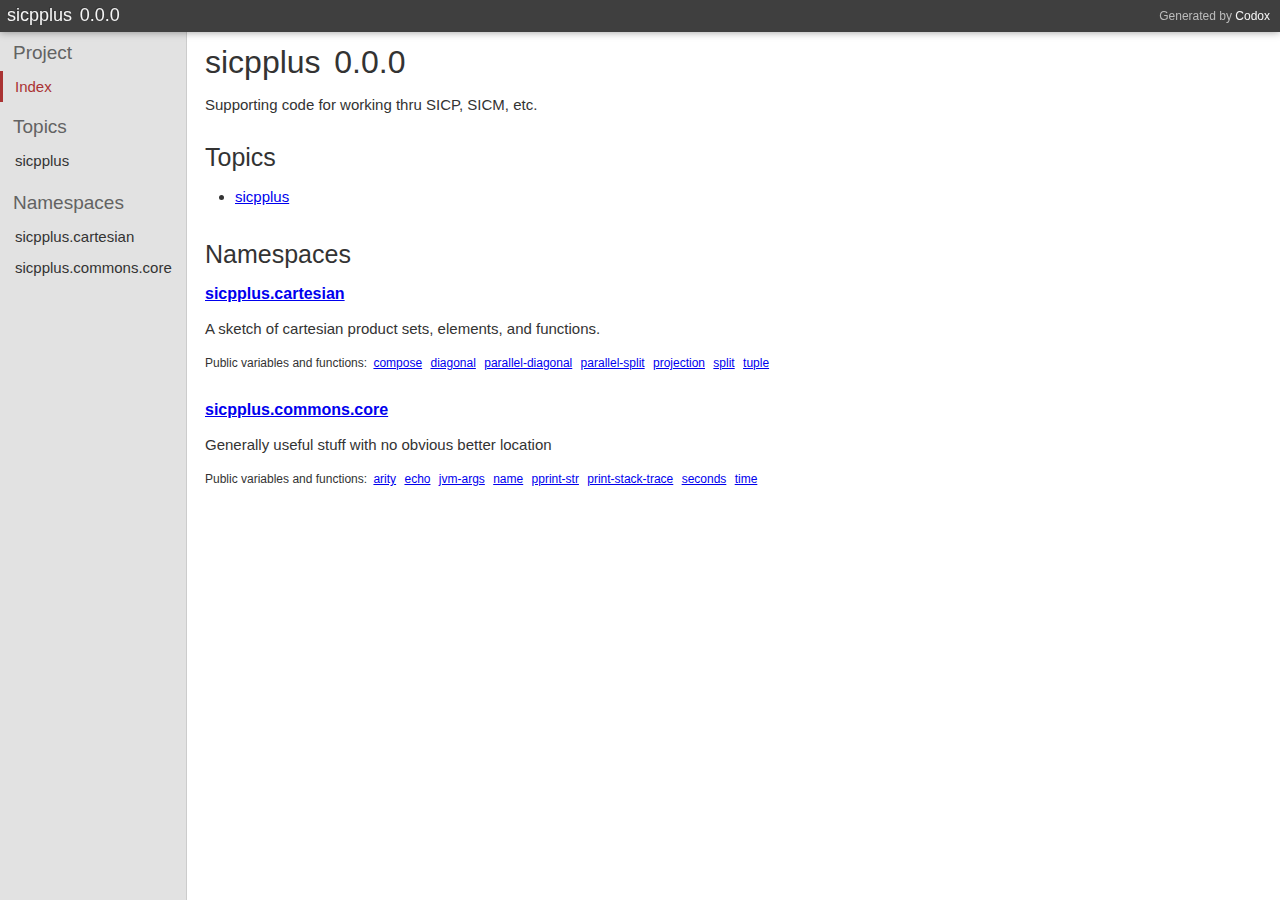
<file: docs/codox/index.html>
<!DOCTYPE html PUBLIC ""
    "">
<html><head><meta charset="UTF-8" /><title>sicpplus 0.0.0</title><link rel="stylesheet" type="text/css" href="css/default.css" /><link rel="stylesheet" type="text/css" href="css/hyperlegible.css" /><link rel="stylesheet" type="text/css" href="css/highlight.css" /><script type="text/javascript" src="js/highlight.min.js"></script><script type="text/javascript" src="js/jquery.min.js"></script><script type="text/javascript" src="js/page_effects.js"></script><script>hljs.initHighlightingOnLoad();</script></head><body><div id="header"><h2>Generated by <a href="https://github.com/weavejester/codox">Codox</a></h2><h1><a href="index.html"><span class="project-title"><span class="project-name">sicpplus</span> <span class="project-version">0.0.0</span></span></a></h1></div><div class="sidebar primary"><h3 class="no-link"><span class="inner">Project</span></h3><ul class="index-link"><li class="depth-1 current"><a href="index.html"><div class="inner">Index</div></a></li></ul><h3 class="no-link"><span class="inner">Topics</span></h3><ul><li class="depth-1 "><a href="README.html"><div class="inner"><span>sicpplus</span></div></a></li></ul><h3 class="no-link"><span class="inner">Namespaces</span></h3><ul><li class="depth-1 "><a href="sicpplus.cartesian.html"><div class="inner"><span>sicpplus.cartesian</span></div></a></li><li class="depth-1 "><a href="sicpplus.commons.core.html"><div class="inner"><span>sicpplus.commons.core</span></div></a></li></ul></div><div class="namespace-index" id="content"><h1><span class="project-title"><span class="project-name">sicpplus</span> <span class="project-version">0.0.0</span></span></h1><div class="doc"><p>Supporting code for working thru SICP, SICM, etc.</p></div><h2>Topics</h2><ul class="topics"><li><a href="README.html">sicpplus</a></li></ul><h2>Namespaces</h2><div class="namespace"><h3><a href="sicpplus.cartesian.html">sicpplus.cartesian</a></h3><div class="doc"><div class="markdown"><p>A sketch of cartesian product sets, elements, and functions.</p></div></div><div class="index"><p>Public variables and functions:</p><ul><li> <a href="sicpplus.cartesian.html#var-compose">compose</a> </li><li> <a href="sicpplus.cartesian.html#var-diagonal">diagonal</a> </li><li> <a href="sicpplus.cartesian.html#var-parallel-diagonal">parallel-diagonal</a> </li><li> <a href="sicpplus.cartesian.html#var-parallel-split">parallel-split</a> </li><li> <a href="sicpplus.cartesian.html#var-projection">projection</a> </li><li> <a href="sicpplus.cartesian.html#var-split">split</a> </li><li> <a href="sicpplus.cartesian.html#var-tuple">tuple</a> </li></ul></div></div><div class="namespace"><h3><a href="sicpplus.commons.core.html">sicpplus.commons.core</a></h3><div class="doc"><div class="markdown"><p>Generally useful stuff with no obvious better location</p></div></div><div class="index"><p>Public variables and functions:</p><ul><li> <a href="sicpplus.commons.core.html#var-arity">arity</a> </li><li> <a href="sicpplus.commons.core.html#var-echo">echo</a> </li><li> <a href="sicpplus.commons.core.html#var-jvm-args">jvm-args</a> </li><li> <a href="sicpplus.commons.core.html#var-name">name</a> </li><li> <a href="sicpplus.commons.core.html#var-pprint-str">pprint-str</a> </li><li> <a href="sicpplus.commons.core.html#var-print-stack-trace">print-stack-trace</a> </li><li> <a href="sicpplus.commons.core.html#var-seconds">seconds</a> </li><li> <a href="sicpplus.commons.core.html#var-time">time</a> </li></ul></div></div></div></body></html>
</file>
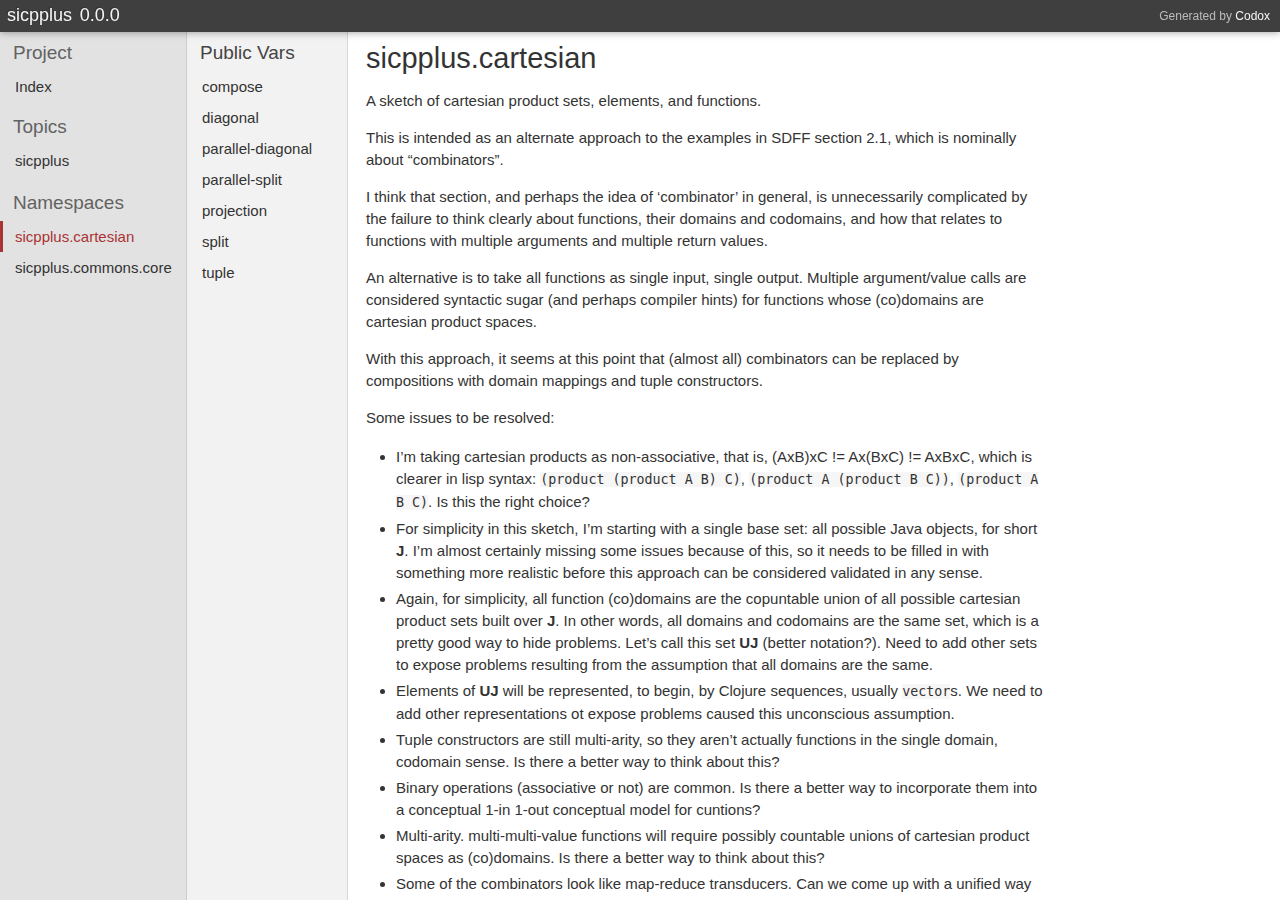
<file: docs/codox/sicpplus.cartesian.html>
<!DOCTYPE html PUBLIC ""
    "">
<html><head><meta charset="UTF-8" /><title>sicpplus.cartesian documentation</title><link rel="stylesheet" type="text/css" href="css/default.css" /><link rel="stylesheet" type="text/css" href="css/hyperlegible.css" /><link rel="stylesheet" type="text/css" href="css/highlight.css" /><script type="text/javascript" src="js/highlight.min.js"></script><script type="text/javascript" src="js/jquery.min.js"></script><script type="text/javascript" src="js/page_effects.js"></script><script>hljs.initHighlightingOnLoad();</script></head><body><div id="header"><h2>Generated by <a href="https://github.com/weavejester/codox">Codox</a></h2><h1><a href="index.html"><span class="project-title"><span class="project-name">sicpplus</span> <span class="project-version">0.0.0</span></span></a></h1></div><div class="sidebar primary"><h3 class="no-link"><span class="inner">Project</span></h3><ul class="index-link"><li class="depth-1 "><a href="index.html"><div class="inner">Index</div></a></li></ul><h3 class="no-link"><span class="inner">Topics</span></h3><ul><li class="depth-1 "><a href="README.html"><div class="inner"><span>sicpplus</span></div></a></li></ul><h3 class="no-link"><span class="inner">Namespaces</span></h3><ul><li class="depth-1 current"><a href="sicpplus.cartesian.html"><div class="inner"><span>sicpplus.cartesian</span></div></a></li><li class="depth-1 "><a href="sicpplus.commons.core.html"><div class="inner"><span>sicpplus.commons.core</span></div></a></li></ul></div><div class="sidebar secondary"><h3><a href="#top"><span class="inner">Public Vars</span></a></h3><ul><li class="depth-1"><a href="sicpplus.cartesian.html#var-compose"><div class="inner"><span>compose</span></div></a></li><li class="depth-1"><a href="sicpplus.cartesian.html#var-diagonal"><div class="inner"><span>diagonal</span></div></a></li><li class="depth-1"><a href="sicpplus.cartesian.html#var-parallel-diagonal"><div class="inner"><span>parallel-diagonal</span></div></a></li><li class="depth-1"><a href="sicpplus.cartesian.html#var-parallel-split"><div class="inner"><span>parallel-split</span></div></a></li><li class="depth-1"><a href="sicpplus.cartesian.html#var-projection"><div class="inner"><span>projection</span></div></a></li><li class="depth-1"><a href="sicpplus.cartesian.html#var-split"><div class="inner"><span>split</span></div></a></li><li class="depth-1"><a href="sicpplus.cartesian.html#var-tuple"><div class="inner"><span>tuple</span></div></a></li></ul></div><div class="namespace-docs" id="content"><h1 class="anchor" id="top">sicpplus.cartesian</h1><div class="doc"><div class="markdown"><p>A sketch of cartesian product sets, elements, and functions.</p>
<p>This is intended as an alternate approach to the examples in SDFF section 2.1, which is nominally about “combinators”.</p>
<p>I think that section, and perhaps the idea of ‘combinator’ in general, is unnecessarily complicated by the failure to think clearly about functions, their domains and codomains, and how that relates to functions with multiple arguments and multiple return values.</p>
<p>An alternative is to take all functions as single input, single output. Multiple argument/value calls are considered syntactic sugar (and perhaps compiler hints) for functions whose (co)domains are cartesian product spaces.</p>
<p>With this approach, it seems at this point that (almost all) combinators can be replaced by compositions with domain mappings and tuple constructors.</p>
<p>Some issues to be resolved: </p><ul> <li> I’m taking cartesian products as non-associative,  that is, (AxB)xC != Ax(BxC) != AxBxC, which is clearer  in lisp syntax:  <code>(product (product A B) C)</code>,  <code>(product A (product B C))</code>,  <code>(product A B C)</code>.  Is this the right choice? </li> <li> For simplicity in this sketch,  I’m starting with a single base set:  all possible Java objects, for short <b>J</b>.  I’m almost certainly missing some issues  because of this, so it needs to be filled in with  something more realistic before this approach can be  considered validated in any sense. </li> <li> Again, for simplicity, all function (co)domains are  the copuntable union of all possible cartesian  product sets built over <b>J</b>.  In other words, all domains and codomains are the  same set, which is a pretty good way to hide problems.  Let’s call this set <b>UJ</b> (better notation?).  Need to add other sets to expose problems resulting  from the assumption that all domains are the same. </li> <li> Elements of <b>UJ</b> will be represented, to begin,  by Clojure sequences, usually <code>vector</code>s.  We need to add other representations ot expose  problems caused this unconscious assumption. </li> <li> Tuple constructors are still multi-arity,  so they aren’t actually functions in the  single domain, codomain sense.  Is there a better way to think about this? </li> <li> Binary operations (associative or not) are common.  Is there a better way to incorporate them into  a conceptual 1-in 1-out conceptual model for cuntions? </li> <li> Multi-arity. multi-multi-value functions  will require possibly countable unions of  cartesian product spaces as (co)domains.  Is there a better way to think about this? </li> <li> Some of the combinators look like map-reduce  transducers. Can we come up with a unified way  to talk about both, maybe better than either? </li> </ul><p></p></div></div><div class="public anchor" id="var-compose"><h3>compose</h3><h4 class="added">added in 2021-04-23</h4><div class="usage"><code>(compose f g)</code></div><div class="doc"><div class="markdown"><p>Returns a named function which evaluates the composition of <code>f</code> and <code>g</code>.</p>
<p><b>TODO:</b> this is a 2-in 1-out function, violating 1-in, 1-out model we are working towards! A variadic arity might fix that?</p>
<p><b>TODO:</b> replace with an implementation of <code>clojure.lang.IFn</code> that lets us get at the <code>factors</code>.</p>
<p><b>TODO:</b> this should be a generic function. </p></div></div><div class="src-link"><a href="https://github.com/palisades-lakes/sicpplus/tree/sicpplus-0.0.0/e:/porta/projects/sicpplus/src/main/clojure/sicpplus/cartesian.clj#L91">view source</a></div></div><div class="public anchor" id="var-diagonal"><h3>diagonal</h3><div class="usage"><code>(diagonal f g)</code></div><div class="doc"><div class="markdown"><p>Take 2 functions and return a function that maps the cartesian product of the domains to the cartesian product of the codomains by applying each function to its corresponding domain element in the input and making a tuple of the 2 results.</p></div></div><div class="src-link"><a href="https://github.com/palisades-lakes/sicpplus/tree/sicpplus-0.0.0/e:/porta/projects/sicpplus/src/main/clojure/sicpplus/cartesian.clj#L182">view source</a></div></div><div class="public anchor" id="var-parallel-diagonal"><h3>parallel-diagonal</h3><div class="usage"><code>(parallel-diagonal h f g)</code></div><div class="doc"><div class="markdown"><p>Like <a href="sicpplus.cartesian.html#var-parallel-split">parallel-split</a>, but assumes <code>(domain h)</code> is the cartesian product of the codomains of <code>f</code> and <code>g</code>, and the domain of the returned function is the cartesian product of the domains of <code>f</code> and <code>g</code>.</p></div></div><div class="src-link"><a href="https://github.com/palisades-lakes/sicpplus/tree/sicpplus-0.0.0/e:/porta/projects/sicpplus/src/main/clojure/sicpplus/cartesian.clj#L197">view source</a></div></div><div class="public anchor" id="var-parallel-split"><h3>parallel-split</h3><div class="usage"><code>(parallel-split h f0 f1)</code></div><div class="doc"><div class="markdown"><p>Compose <code>h</code> with the <a href="sicpplus.cartesian.html#var-split">split</a> of <code>f</code> and <code>g</code>. In other words, return a function that first applies both <code>f0</code> and <code>f1</code> to the input, and then applies <code>h</code> to the output.</p>
<p><b>TODO:</b> figure out a way to avoid constructing a tuple of the values of <code>f0</code> and <code>f1</code>.</p>
<p><b>TODO:</b> figure out a way to avoid constructing a tuple of the values of <code>f0</code> and <code>f1</code>.</p>
<p><b>TODO:</b> better name.</p>
<p><b>TODO:</b> Isn’t this really just a map-reduce transducer where we are mapping over a sequence of functions all applied to the same value?.</p></div></div><div class="src-link"><a href="https://github.com/palisades-lakes/sicpplus/tree/sicpplus-0.0.0/e:/porta/projects/sicpplus/src/main/clojure/sicpplus/cartesian.clj#L159">view source</a></div></div><div class="public anchor" id="var-projection"><h3>projection</h3><div class="usage"><code>(projection i)</code></div><div class="doc"><div class="markdown"><p>Return the projection that selects the <code>i</code>th element of a cartesian tuple.</p>
<p><b>TODO:</b> handle <code>int</code> indexes, and any reasonable index set.</p>
<p><b>TODO:</b> Memoize? So we don’t need the instances below?</p></div></div><div class="src-link"><a href="https://github.com/palisades-lakes/sicpplus/tree/sicpplus-0.0.0/e:/porta/projects/sicpplus/src/main/clojure/sicpplus/cartesian.clj#L131">view source</a></div></div><div class="public anchor" id="var-split"><h3>split</h3><div class="usage"><code>(split f g)</code></div><div class="doc"><div class="markdown"><p>Take 2 functions with the same domain and return a function that maps that to the cartesian product of the codomains by applying both function to the input and making a tuple of the 2 results.</p>
<p><b>TODO:</b> better name.</p></div></div><div class="src-link"><a href="https://github.com/palisades-lakes/sicpplus/tree/sicpplus-0.0.0/e:/porta/projects/sicpplus/src/main/clojure/sicpplus/cartesian.clj#L145">view source</a></div></div><div class="public anchor" id="var-tuple"><h3>tuple</h3><div class="usage"><code>(tuple &amp; elements)</code></div><div class="doc"><div class="markdown"><p>Collect the <code>elements</code> into a cartesian tuple. Note that any given tuple may be an element of many cartesian product sets. Here just using <code>vector</code> for all tuples, supporting only the set of all possible Java objects as the element domains.</p>
<p><b>TODO:</b> generalize to key-value structure with any reasonable index set.</p></div></div><div class="src-link"><a href="https://github.com/palisades-lakes/sicpplus/tree/sicpplus-0.0.0/e:/porta/projects/sicpplus/src/main/clojure/sicpplus/cartesian.clj#L112">view source</a></div></div></div></body></html>
</file>
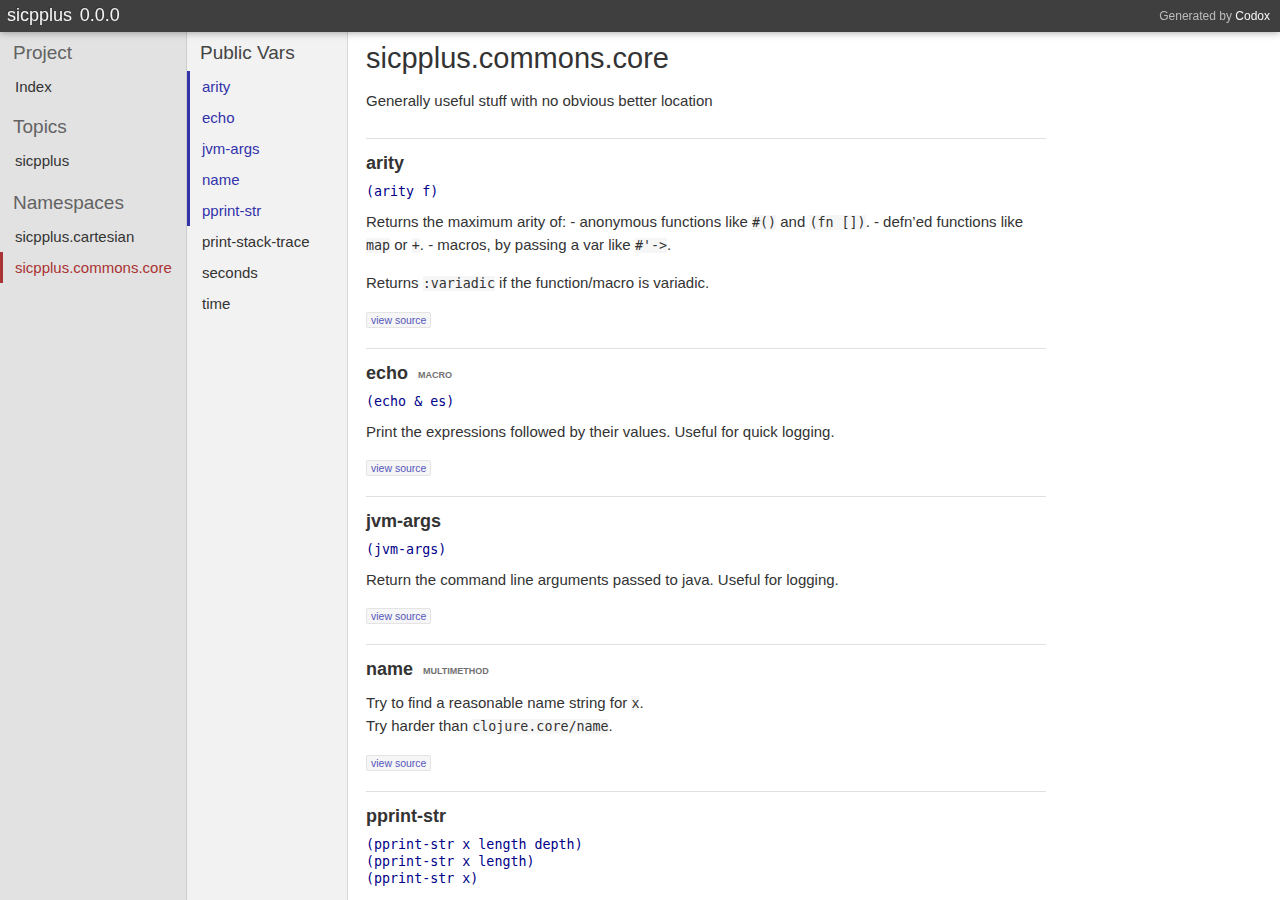
<file: docs/codox/sicpplus.commons.core.html>
<!DOCTYPE html PUBLIC ""
    "">
<html><head><meta charset="UTF-8" /><title>sicpplus.commons.core documentation</title><link rel="stylesheet" type="text/css" href="css/default.css" /><link rel="stylesheet" type="text/css" href="css/hyperlegible.css" /><link rel="stylesheet" type="text/css" href="css/highlight.css" /><script type="text/javascript" src="js/highlight.min.js"></script><script type="text/javascript" src="js/jquery.min.js"></script><script type="text/javascript" src="js/page_effects.js"></script><script>hljs.initHighlightingOnLoad();</script></head><body><div id="header"><h2>Generated by <a href="https://github.com/weavejester/codox">Codox</a></h2><h1><a href="index.html"><span class="project-title"><span class="project-name">sicpplus</span> <span class="project-version">0.0.0</span></span></a></h1></div><div class="sidebar primary"><h3 class="no-link"><span class="inner">Project</span></h3><ul class="index-link"><li class="depth-1 "><a href="index.html"><div class="inner">Index</div></a></li></ul><h3 class="no-link"><span class="inner">Topics</span></h3><ul><li class="depth-1 "><a href="README.html"><div class="inner"><span>sicpplus</span></div></a></li></ul><h3 class="no-link"><span class="inner">Namespaces</span></h3><ul><li class="depth-1 "><a href="sicpplus.cartesian.html"><div class="inner"><span>sicpplus.cartesian</span></div></a></li><li class="depth-1 current"><a href="sicpplus.commons.core.html"><div class="inner"><span>sicpplus.commons.core</span></div></a></li></ul></div><div class="sidebar secondary"><h3><a href="#top"><span class="inner">Public Vars</span></a></h3><ul><li class="depth-1"><a href="sicpplus.commons.core.html#var-arity"><div class="inner"><span>arity</span></div></a></li><li class="depth-1"><a href="sicpplus.commons.core.html#var-echo"><div class="inner"><span>echo</span></div></a></li><li class="depth-1"><a href="sicpplus.commons.core.html#var-jvm-args"><div class="inner"><span>jvm-args</span></div></a></li><li class="depth-1"><a href="sicpplus.commons.core.html#var-name"><div class="inner"><span>name</span></div></a></li><li class="depth-1"><a href="sicpplus.commons.core.html#var-pprint-str"><div class="inner"><span>pprint-str</span></div></a></li><li class="depth-1"><a href="sicpplus.commons.core.html#var-print-stack-trace"><div class="inner"><span>print-stack-trace</span></div></a></li><li class="depth-1"><a href="sicpplus.commons.core.html#var-seconds"><div class="inner"><span>seconds</span></div></a></li><li class="depth-1"><a href="sicpplus.commons.core.html#var-time"><div class="inner"><span>time</span></div></a></li></ul></div><div class="namespace-docs" id="content"><h1 class="anchor" id="top">sicpplus.commons.core</h1><div class="doc"><div class="markdown"><p>Generally useful stuff with no obvious better location</p></div></div><div class="public anchor" id="var-arity"><h3>arity</h3><div class="usage"><code>(arity f)</code></div><div class="doc"><div class="markdown"><p>Returns the maximum arity of:  - anonymous functions like <code>#()</code> and <code>(fn [])</code>.  - defn’ed functions like <code>map</code> or <code>+</code>.  - macros, by passing a var like <code>#'-&gt;</code>.</p>
<p>Returns <code>:variadic</code> if the function/macro is variadic.</p></div></div><div class="src-link"><a href="https://github.com/palisades-lakes/sicpplus/tree/sicpplus-0.0.0/e:/porta/projects/sicpplus/src/main/clojure/sicpplus/commons/core.clj#L85">view source</a></div></div><div class="public anchor" id="var-echo"><h3>echo</h3><h4 class="type">macro</h4><div class="usage"><code>(echo &amp; es)</code></div><div class="doc"><div class="markdown"><p>Print the expressions followed by their values. Useful for quick logging.</p></div></div><div class="src-link"><a href="https://github.com/palisades-lakes/sicpplus/tree/sicpplus-0.0.0/e:/porta/projects/sicpplus/src/main/clojure/sicpplus/commons/core.clj#L172">view source</a></div></div><div class="public anchor" id="var-jvm-args"><h3>jvm-args</h3><div class="usage"><code>(jvm-args)</code></div><div class="doc"><div class="markdown"><p>Return the command line arguments passed to java. Useful for logging.</p></div></div><div class="src-link"><a href="https://github.com/palisades-lakes/sicpplus/tree/sicpplus-0.0.0/e:/porta/projects/sicpplus/src/main/clojure/sicpplus/commons/core.clj#L21">view source</a></div></div><div class="public anchor" id="var-name"><h3>name</h3><h4 class="type">multimethod</h4><div class="usage"></div><div class="doc"><div class="markdown"><p>Try to find a reasonable name string for <code>x</code>.<br /> Try harder than <code>clojure.core/name</code>.</p></div></div><div class="src-link"><a href="https://github.com/palisades-lakes/sicpplus/tree/sicpplus-0.0.0/e:/porta/projects/sicpplus/src/main/clojure/sicpplus/commons/core.clj#L47">view source</a></div></div><div class="public anchor" id="var-pprint-str"><h3>pprint-str</h3><div class="usage"><code>(pprint-str x length depth)</code><code>(pprint-str x length)</code><code>(pprint-str x)</code></div><div class="doc"><div class="markdown"><p>Pretty print <code>x</code> without getting carried away…</p></div></div><div class="src-link"><a href="https://github.com/palisades-lakes/sicpplus/tree/sicpplus-0.0.0/e:/porta/projects/sicpplus/src/main/clojure/sicpplus/commons/core.clj#L160">view source</a></div></div><div class="public anchor" id="var-print-stack-trace"><h3>print-stack-trace</h3><div class="usage"><code>(print-stack-trace)</code><code>(print-stack-trace &amp; args)</code></div><div class="doc"><div class="markdown"><p>TODO: write docs</p></div></div><div class="src-link"><a href="https://github.com/palisades-lakes/sicpplus/tree/sicpplus-0.0.0/e:/porta/projects/sicpplus/src/main/clojure/sicpplus/commons/core.clj#L154">view source</a></div></div><div class="public anchor" id="var-seconds"><h3>seconds</h3><h4 class="type">macro</h4><div class="usage"><code>(seconds msg &amp; exprs)</code><code>(seconds exprs)</code></div><div class="doc"><div class="markdown"><p>Evaluates expr and prints the time it took. Returns the value of expr.</p></div></div><div class="src-link"><a href="https://github.com/palisades-lakes/sicpplus/tree/sicpplus-0.0.0/e:/porta/projects/sicpplus/src/main/clojure/sicpplus/commons/core.clj#L132">view source</a></div></div><div class="public anchor" id="var-time"><h3>time</h3><h4 class="type">macro</h4><div class="usage"><code>(time msg expr)</code><code>(time expr)</code></div><div class="doc"><div class="markdown"><p>Evaluates expr and prints the time it took.<br />Returns the value of expr.</p></div></div><div class="src-link"><a href="https://github.com/palisades-lakes/sicpplus/tree/sicpplus-0.0.0/e:/porta/projects/sicpplus/src/main/clojure/sicpplus/commons/core.clj#L117">view source</a></div></div></div></body></html>
</file>
<file: docs/codox/css/default.css>
body {
    font-family: Helvetica, Arial, sans-serif;
    font-size: 15px;
}

pre, code {
    font-family: Monaco, DejaVu Sans Mono, Consolas, monospace;
    font-size: 9pt;
    margin: 15px 0;
}

h1 {
    font-weight: normal;
    font-size: 29px;
    margin: 10px 0 2px 0;
    padding: 0;
}

h2 {
    font-weight: normal;
    font-size: 25px;
}

h5.license {
    margin: 9px 0 22px 0;
    color: #555;
    font-weight: normal;
    font-size: 12px;
    font-style: italic;
}

.document h1, .namespace-index h1 {
    font-size: 32px;
    margin-top: 12px;
}

#header, #content, .sidebar {
    position: fixed;
}

#header {
    top: 0;
    left: 0;
    right: 0;
    height: 22px;
    color: #f5f5f5;
    padding: 5px 7px;
}

#content {
    top: 32px;
    right: 0;
    bottom: 0;
    overflow: auto;
    background: #fff;
    color: #333;
    padding: 0 18px;
}

.sidebar {
    position: fixed;
    top: 32px;
    bottom: 0;
    overflow: auto;
}

.sidebar.primary {
    background: #e2e2e2;
    border-right: solid 1px #cccccc;
    left: 0;
    width: 250px;
}

.sidebar.secondary {
    background: #f2f2f2;
    border-right: solid 1px #d7d7d7;
    left: 251px;
    width: 200px;
}

#content.namespace-index, #content.document {
    left: 251px;
}

#content.namespace-docs {
    left: 452px;
}

#content.document {
    padding-bottom: 10%;
}

#header {
    background: #3f3f3f;
    box-shadow: 0 0 8px rgba(0, 0, 0, 0.4);
    z-index: 100;
}

#header h1 {
    margin: 0;
    padding: 0;
    font-size: 18px;
    font-weight: lighter;
    text-shadow: -1px -1px 0px #333;
}

#header h1 .project-version {
    font-weight: normal;
}

.project-version {
    padding-left: 0.15em;
}

#header a, .sidebar a {
    display: block;
    text-decoration: none;
}

#header a {
    color: #f5f5f5;
}

.sidebar a {
    color: #333;
}

#header h2 {
    float: right;
    font-size: 9pt;
    font-weight: normal;
    margin: 4px 3px;
    padding: 0;
    color: #bbb;
}

#header h2 a {
    display: inline;
}

.sidebar h3 {
    margin: 0;
    padding: 10px 13px 0 13px;
    font-size: 19px;
    font-weight: lighter;
}

.sidebar h3 a {
    color: #444;
}

.sidebar h3.no-link {
    color: #636363;
}

.sidebar ul {
    padding: 7px 0 6px 0;
    margin: 0;
}

.sidebar ul.index-link {
    padding-bottom: 4px;
}

.sidebar li {
    display: block;
    vertical-align: middle;
}

.sidebar li a, .sidebar li .no-link {
    border-left: 3px solid transparent;
    padding: 0 10px;
    white-space: nowrap;
}

.sidebar li .no-link {
    display: block;
    color: #777;
    font-style: italic;
}

.sidebar li .inner {
    display: inline-block;
    padding-top: 7px;
    height: 24px;
}

.sidebar li a, .sidebar li .tree {
    height: 31px;
}

.depth-1 .inner { padding-left: 2px; }
.depth-2 .inner { padding-left: 6px; }
.depth-3 .inner { padding-left: 20px; }
.depth-4 .inner { padding-left: 34px; }
.depth-5 .inner { padding-left: 48px; }
.depth-6 .inner { padding-left: 62px; }

.sidebar li .tree {
    display: block;
    float: left;
    position: relative;
    top: -10px;
    margin: 0 4px 0 0;
    padding: 0;
}

.sidebar li.depth-1 .tree {
    display: none;
}

.sidebar li .tree .top, .sidebar li .tree .bottom {
    display: block;
    margin: 0;
    padding: 0;
    width: 7px;
}

.sidebar li .tree .top {
    border-left: 1px solid #aaa;
    border-bottom: 1px solid #aaa;
    height: 19px;
}

.sidebar li .tree .bottom {
    height: 22px;
}

.sidebar li.branch .tree .bottom {
    border-left: 1px solid #aaa;
}

.sidebar.primary li.current a {
    border-left: 3px solid #a33;
    color: #a33;
}

.sidebar.secondary li.current a {
    border-left: 3px solid #33a;
    color: #33a;
}

.namespace-index h2 {
    margin: 30px 0 0 0;
}

.namespace-index h3 {
    font-size: 16px;
    font-weight: bold;
    margin-bottom: 0;
}

.namespace-index .topics {
    padding-left: 30px;
    margin: 11px 0 0 0;
}

.namespace-index .topics li {
    padding: 5px 0;
}

.namespace-docs h3 {
    font-size: 18px;
    font-weight: bold;
}

.public h3 {
    margin: 0;
    float: left;
}

.usage {
    clear: both;
}

.public {
    margin: 0;
    border-top: 1px solid #e0e0e0;
    padding-top: 14px;
    padding-bottom: 6px;
}

.public:last-child {
    margin-bottom: 20%;
}

.members .public:last-child {
    margin-bottom: 0;
}

.members {
    margin: 15px 0;
}

.members h4 {
    color: #555;
    font-weight: normal;
    font-variant: small-caps;
    margin: 0 0 5px 0;
}

.members .inner {
    padding-top: 5px;
    padding-left: 12px;
    margin-top: 2px;
    margin-left: 7px;
    border-left: 1px solid #bbb;
}

#content .members .inner h3 {
    font-size: 12pt;
}

.members .public {
    border-top: none;
    margin-top: 0;
    padding-top: 6px;
    padding-bottom: 0;
}

.members .public:first-child {
    padding-top: 0;
}

h4.type,
h4.dynamic,
h4.added,
h4.deprecated {
    float: left;
    margin: 3px 10px 15px 0;
    font-size: 15px;
    font-weight: bold;
    font-variant: small-caps;
}

.public h4.type,
.public h4.dynamic,
.public h4.added,
.public h4.deprecated {
    font-size: 13px;
    font-weight: bold;
    margin: 3px 0 0 10px;
}

.members h4.type,
.members h4.added,
.members h4.deprecated {
    margin-top: 1px;
}

h4.type {
    color: #717171;
}

h4.dynamic {
    color: #9933aa;
}

h4.added {
    color: #508820;
}

h4.deprecated {
    color: #880000;
}

.namespace {
    margin-bottom: 30px;
}

.namespace:last-child {
    margin-bottom: 10%;
}

.index {
    padding: 0;
    font-size: 80%;
    margin: 15px 0;
    line-height: 16px;
}

.index * {
    display: inline;
}

.index p {
    padding-right: 3px;
}

.index li {
    padding-right: 5px;
}

.index ul {
    padding-left: 0;
}

.type-sig {
    clear: both;
    color: #088;
}

.type-sig pre {
    padding-top: 10px;
    margin: 0;
}

.usage code {
    display: block;
    color: #008;
    margin: 2px 0;
}

.usage code:first-child {
    padding-top: 10px;
}

p {
    margin: 15px 0;
}

.public p:first-child, .public pre.plaintext {
    margin-top: 12px;
}

.doc {
    margin: 0 0 26px 0;
    clear: both;
}

.public .doc {
    margin: 0;
}

.namespace-index .doc {
    margin-bottom: 20px;
}

.namespace-index .namespace .doc {
    margin-bottom: 10px;
}

.markdown p, .markdown li, .markdown dt, .markdown dd, .markdown td {
    line-height: 22px;
}

.markdown li {
    padding: 2px 0;
}

.markdown h2 {
    font-weight: normal;
    font-size: 25px;
    margin: 30px 0 10px 0;
}

.markdown h3 {
    font-weight: normal;
    font-size: 20px;
    margin: 30px 0 0 0;
}

.markdown h4 {
    font-size: 15px;
    margin: 22px 0 -4px 0;
}

.doc, .public, .namespace .index {
    max-width: 680px;
    overflow-x: visible;
}

.markdown pre > code {
    display: block;
    padding: 10px;
}

.markdown pre > code, .src-link a {
    border: 1px solid #e4e4e4;
    border-radius: 2px;
}

.markdown code:not(.hljs), .src-link a {
    background: #f6f6f6;
}

pre.deps {
    display: inline-block;
    margin: 0 10px;
    border: 1px solid #e4e4e4;
    border-radius: 2px;
    padding: 10px;
    background-color: #f6f6f6;
}

.markdown hr {
    border-style: solid;
    border-top: none;
    color: #ccc;
}

.doc ul, .doc ol {
    padding-left: 30px;
}

.doc table {
    border-collapse: collapse;
    margin: 0 10px;
}

.doc table td, .doc table th {
    border: 1px solid #dddddd;
    padding: 4px 6px;
}

.doc table th {
    background: #f2f2f2;
}

.doc dl {
    margin: 0 10px 20px 10px;
}

.doc dl dt {
    font-weight: bold;
    margin: 0;
    padding: 3px 0;
    border-bottom: 1px solid #ddd;
}

.doc dl dd {
    padding: 5px 0;
    margin: 0 0 5px 10px;
}

.doc abbr {
    border-bottom: 1px dotted #333;
    font-variant: none;
    cursor: help;
}

.src-link {
    margin-bottom: 15px;
}

.src-link a {
    font-size: 70%;
    padding: 1px 4px;
    text-decoration: none;
    color: #5555bb;
}
</file>
<file: docs/codox/css/hyperlegible.css>
body {
    font-family: Atkinson Hyperlegible, Arial, sans-serif;
    font-size: 15px;
}

pre, code {
    font-family: Fira Code, Monaco, DejaVu Sans Mono, Consolas, monospace;
    font-size: 10pt;
    margin: 15px 0;
}
</file>
<file: docs/codox/css/highlight.css>
/*
github.com style (c) Vasily Polovnyov <vast@whiteants.net>
*/

.hljs {
  display: block;
  overflow-x: auto;
  padding: 0.5em;
  color: #333;
  background: #f8f8f8;
}

.hljs-comment,
.hljs-quote {
  color: #998;
  font-style: italic;
}

.hljs-keyword,
.hljs-selector-tag,
.hljs-subst {
  color: #333;
  font-weight: bold;
}

.hljs-number,
.hljs-literal,
.hljs-variable,
.hljs-template-variable,
.hljs-tag .hljs-attr {
  color: #008080;
}

.hljs-string,
.hljs-doctag {
  color: #d14;
}

.hljs-title,
.hljs-section,
.hljs-selector-id {
  color: #900;
  font-weight: bold;
}

.hljs-subst {
  font-weight: normal;
}

.hljs-type,
.hljs-class .hljs-title {
  color: #458;
  font-weight: bold;
}

.hljs-tag,
.hljs-name,
.hljs-attribute {
  color: #000080;
  font-weight: normal;
}

.hljs-regexp,
.hljs-link {
  color: #009926;
}

.hljs-symbol,
.hljs-bullet {
  color: #990073;
}

.hljs-built_in,
.hljs-builtin-name {
  color: #0086b3;
}

.hljs-meta {
  color: #999;
  font-weight: bold;
}

.hljs-deletion {
  background: #fdd;
}

.hljs-addition {
  background: #dfd;
}

.hljs-emphasis {
  font-style: italic;
}

.hljs-strong {
  font-weight: bold;
}
</file>
